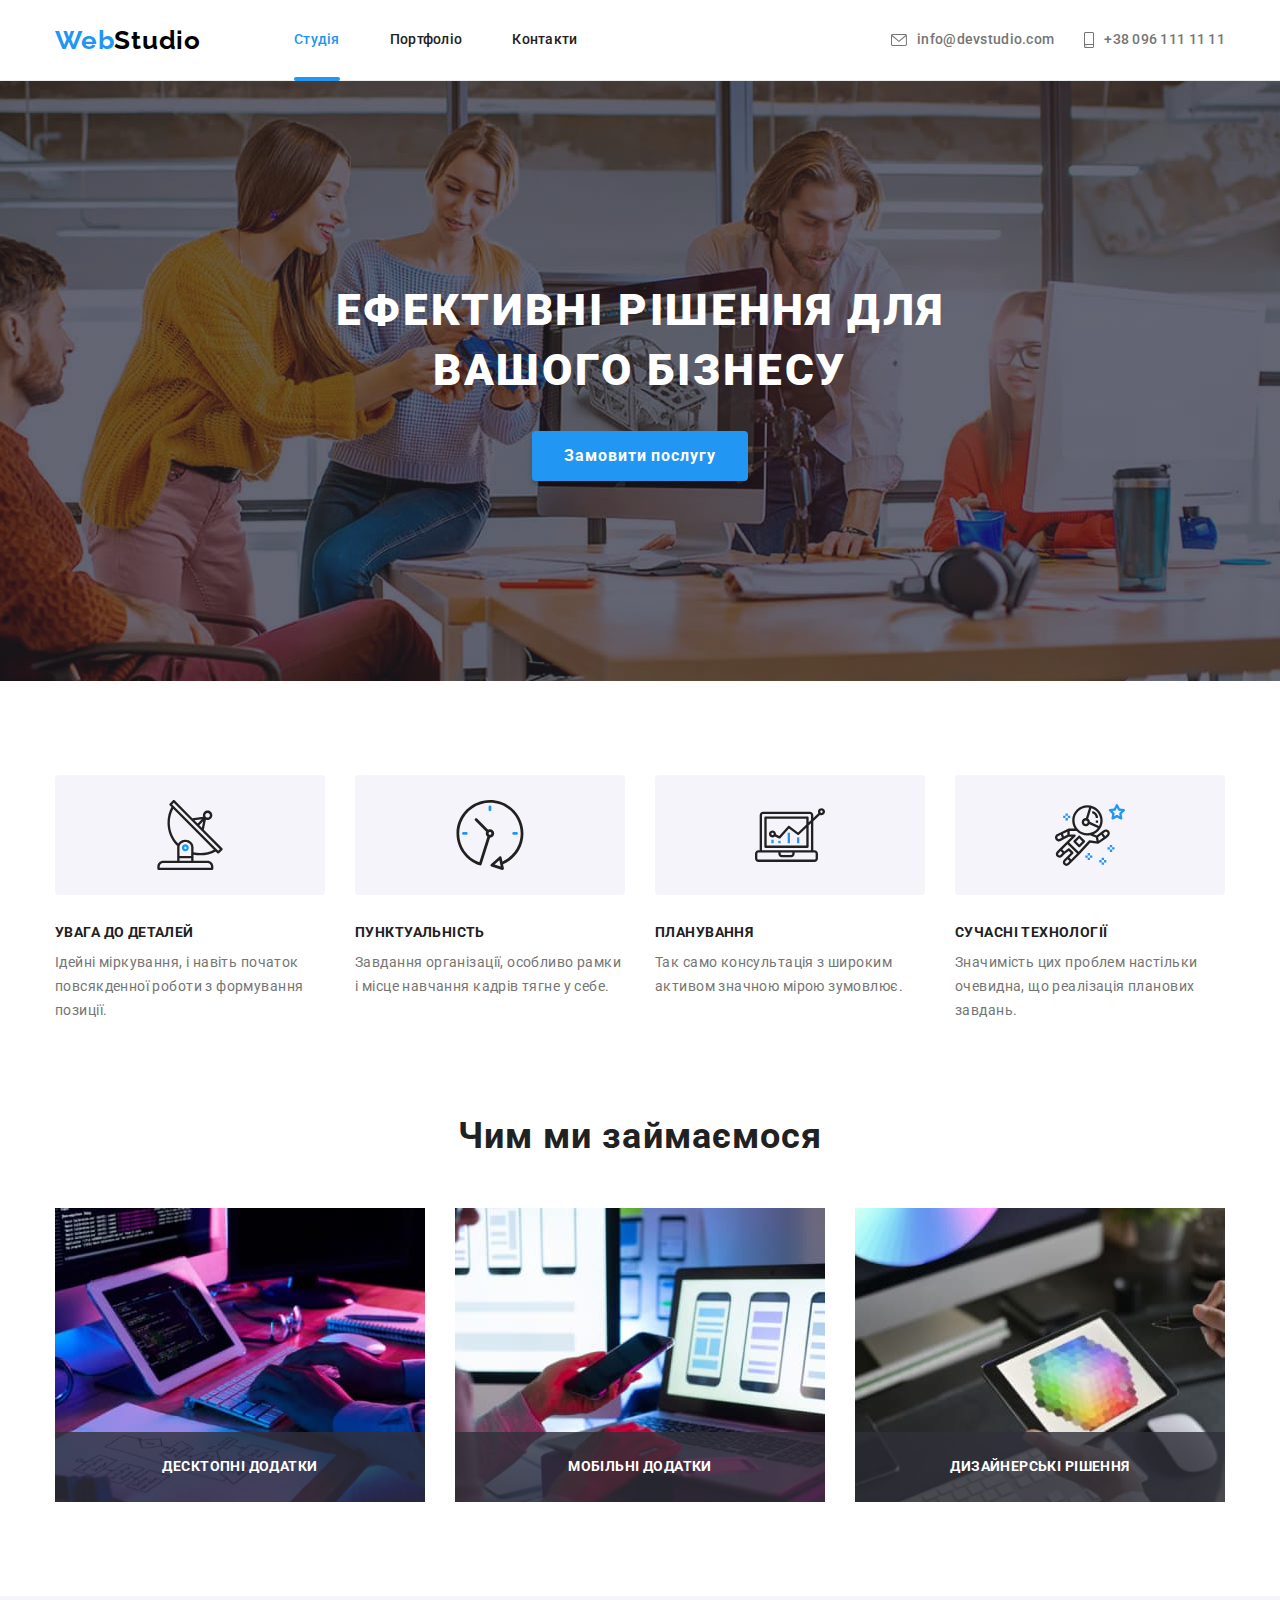
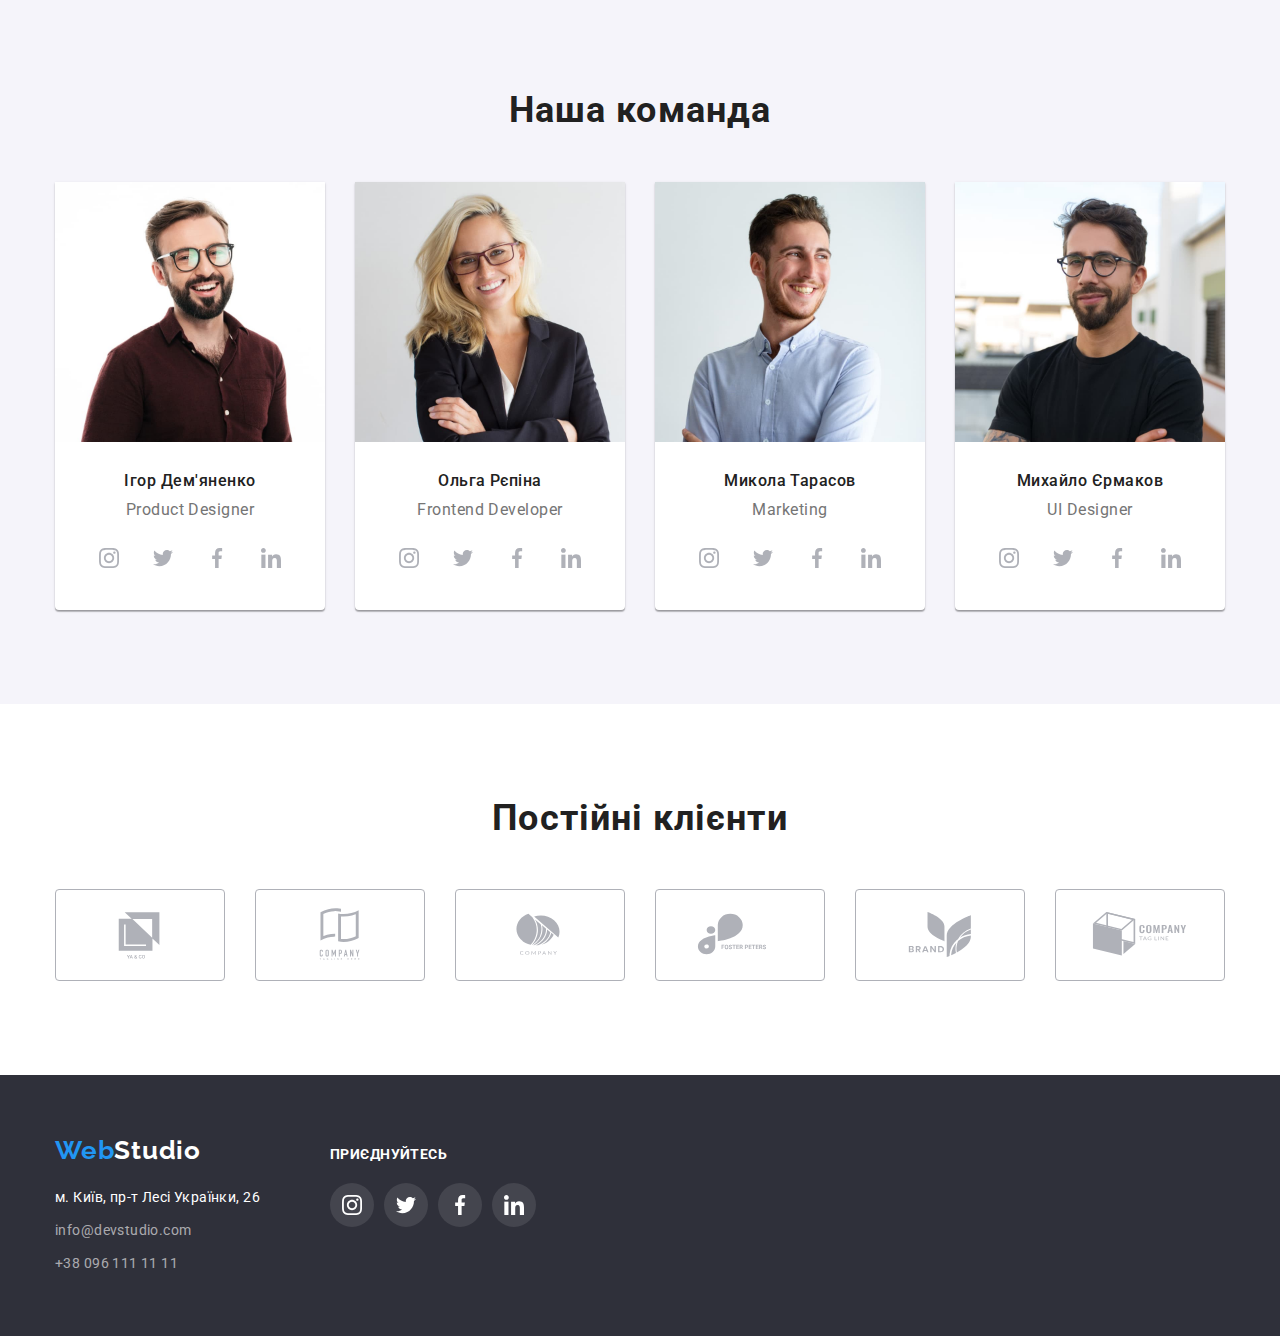
<file: index.html>
<!DOCTYPE html>
<html lang="uk">
  <head>
    <meta charset="UTF-8" />
    <meta name="viewport" content="width=device-width, initial-scale=1.0" />
    <title>WebStudio</title>
    <link rel="preconnect" href="https://fonts.googleapis.com" />
    <link rel="preconnect" href="https://fonts.gstatic.com" crossorigin />
    <link
      href="https://fonts.googleapis.com/css2?family=Raleway:wght@700&family=Roboto:wght@400;500;700;900&display=swap"
      rel="stylesheet"
    />
    <link
      rel="stylesheet"
      href="https://cdnjs.cloudflare.com/ajax/libs/modern-normalize/1.0.0/modern-normalize.min.css"
    />
    <link rel="stylesheet" href="./css/styles.css" />
  </head>
  <body>
    <!--Шапка сайту-->
    <header class="header">
      <div class="container header-container">
        <nav class="header-navigation">
          <a href="./index.html" class="header-logo link"
            ><span class="logo-blue">Web</span>Studio</a
          >

          <ul class="header-menu list">
            <li class="header-menu-item">
              <a href="./index.html" class="header-link link current">Студія</a>
            </li>
            <li class="header-menu-item">
              <a href="./portfolio.html" class="header-link link">Портфоліо</a>
            </li>
            <li class="header-menu-item">
              <a href="" class="header-link link">Контакти</a>
            </li>
          </ul>
        </nav>
        <ul class="header-container list">
          <li class="header-container-item">
            <a href="mailto:info@devstudio.com" class="email link">
              <svg class="header-icon" width="16" height="12">
                <use href="./images/icons.svg#icon-envelope"></use>
              </svg>
              info@devstudio.com</a
            >
          </li>
          <li class="header-container-item">
            <a href="tel:+380961111111" class="tel link">
              <svg class="header-icon" width="10" height="16">
                <use href="./images/icons.svg#icon-smartphone"></use>
              </svg>
              +38 096 111 11 11</a
            >
          </li>
        </ul>
      </div>
    </header>

    <main>
      <!--Герой-->
      <section class="hero section">
        <div class="container">
          <h1 class="hero-title">Ефективні рішення для вашого бізнесу</h1>
          <button type="button" class="hero-btn" data-modal-open>
            Замовити послугу
          </button>
        </div>
      </section>

      <!--Переваги-->
      <section class="section benefits-container">
        <div class="container">
          <h2 class="hidden-header">Переваги</h2>
          <ul class="benefits list">
            <li class="benefits-list">
              <div class="benefits-wrap">
                <svg class="benefits-icon" width="70" height="70">
                  <use href="./images/icons.svg#icon-antenna"></use>
                </svg>
              </div>
              <h3 class="benefits-title">Увага до деталей</h3>
              <p class="benefits-desc">
                Ідейні міркування, і навіть початок повсякденної роботи з
                формування позиції.
              </p>
            </li>

            <li class="benefits-list">
              <div class="benefits-wrap">
                <svg class="benefits-icon" width="70" height="70">
                  <use href="./images/icons.svg#icon-clock"></use>
                </svg>
              </div>
              <h3 class="benefits-title">Пунктуальність</h3>
              <p class="benefits-desc">
                Завдання організації, особливо рамки і місце навчання кадрів
                тягне у себе.
              </p>
            </li>

            <li class="benefits-list">
              <div class="benefits-wrap">
                <svg class="benefits-icon" width="70" height="70">
                  <use href="./images/icons.svg#icon-diagram"></use>
                </svg>
              </div>
              <h3 class="benefits-title">Планування</h3>
              <p class="benefits-desc">
                Так само консультація з широким активом значною мірою зумовлює.
              </p>
            </li>

            <li class="benefits-list">
              <div class="benefits-wrap">
                <svg class="benefits-icon" width="70" height="70">
                  <use href="./images/icons.svg#icon-astronaut"></use>
                </svg>
              </div>
              <h3 class="benefits-title">Сучасні технології</h3>
              <p class="benefits-desc">
                Значимість цих проблем настільки очевидна, що реалізація
                планових завдань.
              </p>
            </li>
          </ul>
        </div>
      </section>

      <!--Чим ми займаємось-->
      <section class="section">
        <div class="container">
          <h2 class="activity-title">Чим ми займаємося</h2>

          <ul class="activity-list list">
            <li class="activity-list-item">
              <div class="activity-wrap">
                <img
                  src="./images/box1.jpg"
                  alt="Людина працює за комп'ютором"
                  width="370"
                  height="294"
                />
                <p class="activity-desc">Десктопні додатки</p>
              </div>
            </li>

            <li class="activity-list-item">
              <div class="activity-wrap">
                <img
                  src="./images/box2.jpg"
                  alt="Людина з телефоном за комп'ютором"
                  width="370"
                  height="294"
                />
                <p class="activity-desc">Мобільні додатки</p>
              </div>
            </li>

            <li class="activity-list-item">
              <div class="activity-wrap">
                <img
                  src="./images/box3.jpg"
                  alt="Людина вибирає колір на колірному колі"
                  width="370"
                  height="294"
                />
                <p class="activity-desc">Дизайнерські рішення</p>
              </div>
            </li>
          </ul>
        </div>
      </section>

      <!--Наша команда-->
      <section class="section team">
        <div class="container">
          <h2 class="team-title">Наша команда</h2>
          <ul class="team-list list">
            <li class="team-list-item">
              <img
                src="./images/team1.jpg"
                alt="Фото Ігора Дем'яненко"
                width="270"
                height="260"
              />
              <div class="team-desc">
                <h3 class="team-name">Ігор Дем'яненко</h3>
                <p class="team-job-title" lang="en">Product Designer</p>
                <ul class="team-soc-list list">
                  <li class="team-soc-item">
                    <a href="" class="team-soc-link link">
                      <svg class="team-soc-icon" width="20" height="20">
                        <use href="./images/icons.svg#icon-instagram"></use>
                      </svg>
                    </a>
                  </li>
                  <li class="team-soc-item">
                    <a href="" class="team-soc-link link">
                      <svg class="team-soc-icon" width="20" height="20">
                        <use href="./images/icons.svg#icon-twitter"></use>
                      </svg>
                    </a>
                  </li>
                  <li class="team-soc-item">
                    <a href="" class="team-soc-link link">
                      <svg class="team-soc-icon" width="20" height="20">
                        <use href="./images/icons.svg#icon-facebook"></use>
                      </svg>
                    </a>
                  </li>
                  <li class="team-soc-item">
                    <a href="" class="team-soc-link link">
                      <svg class="team-soc-icon" width="20" height="20">
                        <use href="./images/icons.svg#icon-linkedin"></use>
                      </svg>
                    </a>
                  </li>
                </ul>
              </div>
            </li>

            <li class="team-list-item">
              <img
                src="./images/team2.jpg"
                alt="Фото Ольги Рєпіной"
                width="270"
                height="260"
              />
              <div class="team-desc">
                <h3 class="team-name">Ольга Рєпіна</h3>
                <p class="team-job-title" lang="en">Frontend Developer</p>
                <ul class="team-soc-list list">
                  <li class="team-soc-item">
                    <a href="" class="team-soc-link link">
                      <svg class="team-soc-icon" width="20" height="20">
                        <use href="./images/icons.svg#icon-instagram"></use>
                      </svg>
                    </a>
                  </li>
                  <li class="team-soc-item">
                    <a href="" class="team-soc-link link">
                      <svg class="team-soc-icon" width="20" height="20">
                        <use href="./images/icons.svg#icon-twitter"></use>
                      </svg>
                    </a>
                  </li>
                  <li class="team-soc-item">
                    <a href="" class="team-soc-link link">
                      <svg class="team-soc-icon" width="20" height="20">
                        <use href="./images/icons.svg#icon-facebook"></use>
                      </svg>
                    </a>
                  </li>
                  <li class="team-soc-item">
                    <a href="" class="team-soc-link link">
                      <svg class="team-soc-icon" width="20" height="20">
                        <use href="./images/icons.svg#icon-linkedin"></use>
                      </svg>
                    </a>
                  </li>
                </ul>
              </div>
            </li>

            <li class="team-list-item">
              <img
                src="./images/team3.jpg"
                alt="Фото Миколи Тарасова"
                width="270"
                height="260"
              />
              <div class="team-desc">
                <h3 class="team-name">Микола Тарасов</h3>
                <p class="team-job-title" lang="en">Marketing</p>
                <ul class="team-soc-list list">
                  <li class="team-soc-item">
                    <a href="" class="team-soc-link link">
                      <svg class="team-soc-icon" width="20" height="20">
                        <use href="./images/icons.svg#icon-instagram"></use>
                      </svg>
                    </a>
                  </li>
                  <li class="team-soc-item">
                    <a href="" class="team-soc-link link">
                      <svg class="team-soc-icon" width="20" height="20">
                        <use href="./images/icons.svg#icon-twitter"></use>
                      </svg>
                    </a>
                  </li>
                  <li class="team-soc-item">
                    <a href="" class="team-soc-link link">
                      <svg class="team-soc-icon" width="20" height="20">
                        <use href="./images/icons.svg#icon-facebook"></use>
                      </svg>
                    </a>
                  </li>
                  <li class="team-soc-item">
                    <a href="" class="team-soc-link link">
                      <svg class="team-soc-icon" width="20" height="20">
                        <use href="./images/icons.svg#icon-linkedin"></use>
                      </svg>
                    </a>
                  </li>
                </ul>
              </div>
            </li>

            <li class="team-list-item">
              <img
                src="./images/team4.jpg"
                alt="Фото Михайла Єрмакова"
                width="270"
                height="260"
              />
              <div class="team-desc">
                <h3 class="team-name">Михайло Єрмаков</h3>
                <p class="team-job-title" lang="en">UI Designer</p>
                <ul class="team-soc-list list">
                  <li class="team-soc-item">
                    <a href="" class="team-soc-link link">
                      <svg class="team-soc-icon" width="20" height="20">
                        <use href="./images/icons.svg#icon-instagram"></use>
                      </svg>
                    </a>
                  </li>
                  <li class="team-soc-item">
                    <a href="" class="team-soc-link link">
                      <svg class="team-soc-icon" width="20" height="20">
                        <use href="./images/icons.svg#icon-twitter"></use>
                      </svg>
                    </a>
                  </li>
                  <li class="team-soc-item">
                    <a href="" class="team-soc-link link">
                      <svg class="team-soc-icon" width="20" height="20">
                        <use href="./images/icons.svg#icon-facebook"></use>
                      </svg>
                    </a>
                  </li>
                  <li class="team-soc-item">
                    <a href="" class="team-soc-link link">
                      <svg class="team-soc-icon" width="20" height="20">
                        <use href="./images/icons.svg#icon-linkedin"></use>
                      </svg>
                    </a>
                  </li>
                </ul>
              </div>
            </li>
          </ul>
        </div>
      </section>
      <!--Постійні клієнти-->
      <section class="clients">
        <div class="container">
          <h2 class="clients-title">Постійні клієнти</h2>
          <ul class="clients-list list">
            <li class="clients-item">
              <a href="" class="clients-link link">
                <svg class="clients-icon" width="106" height="60">
                  <use href="./images/icons.svg#icon-Logo1"></use>
                </svg>
              </a>
            </li>
            <li class="clients-item">
              <a href="" class="clients-link link">
                <svg class="clients-icon" width="106" height="60">
                  <use href="./images/icons.svg#icon-Logo2"></use>
                </svg>
              </a>
            </li>
            <li class="clients-item">
              <a href="" class="clients-link link">
                <svg class="clients-icon" width="106" height="60">
                  <use href="./images/icons.svg#icon-Logo3"></use>
                </svg>
              </a>
            </li>
            <li class="clients-item">
              <a href="" class="clients-link link">
                <svg class="clients-icon" width="106" height="60">
                  <use href="./images/icons.svg#icon-Logo4"></use>
                </svg>
              </a>
            </li>
            <li class="clients-item">
              <a href="" class="clients-link link">
                <svg class="clients-icon" width="106" height="60">
                  <use href="./images/icons.svg#icon-Logo5"></use>
                </svg>
              </a>
            </li>
            <li class="clients-item">
              <a href="" class="clients-link link">
                <svg class="clients-icon" width="106" height="60">
                  <use href="./images/icons.svg#icon-Logo6"></use>
                </svg>
              </a>
            </li>
          </ul>
        </div>
      </section>
    </main>

    <!--Футер-->
    <footer class="footer">
      <div class="container footer-box">
        <div class="address-wrap">
          <a href="./index.html" class="footer-logo link"
            ><span class="logo-blue">Web</span>Studio</a
          >
          <address class="address">
            <ul class="footer-list list">
              <li class="footer-list-item">
                <a
                  href="https://goo.gl/maps/aMhtWL836HwHcXeD8"
                  target="_blank"
                  class="address-footer link"
                  rel="noopener noreferrel nofollow"
                  >м. Київ, пр-т Лесі Українки, 26</a
                >
              </li>
              <li class="footer-list-item">
                <a href="mailto:info@devstudio.com" class="footer-email link"
                  >info@devstudio.com</a
                >
              </li>
              <li class="footer-list-item">
                <a href="tel:+380961111111" class="footer-tel link"
                  >+38 096 111 11 11</a
                >
              </li>
            </ul>
          </address>
        </div>
        <div class="soc-wrap">
          <p class="share-header">приєднуйтесь</p>
          <ul class="footer-soc-list list">
            <li class="footer-soc-item">
              <a href="" class="footer-soc-link link">
                <svg class="footer-soc-icon" width="20" height="20">
                  <use href="./images/icons.svg#icon-instagram"></use>
                </svg>
              </a>
            </li>
            <li class="footer-soc-item">
              <a href="" class="footer-soc-link link">
                <svg class="footer-soc-icon" width="20" height="20">
                  <use href="./images/icons.svg#icon-twitter"></use>
                </svg>
              </a>
            </li>
            <li class="footer-soc-item">
              <a href="" class="footer-soc-link link">
                <svg class="footer-soc-icon" width="20" height="20">
                  <use href="./images/icons.svg#icon-facebook"></use>
                </svg>
              </a>
            </li>
            <li class="footer-soc-item">
              <a href="" class="footer-soc-link link">
                <svg class="footer-soc-icon" width="20" height="20">
                  <use href="./images/icons.svg#icon-linkedin"></use>
                </svg>
              </a>
            </li>
          </ul>
        </div>
      </div>
    </footer>
    <!--Модальне вікно-->
    <div class="backdrop is-hidden" data-modal>
      <div class="modal">
        <button type="button" class="modal-close" data-modal-close>
          <svg class="modal-icon" width="11" height="11">
            <use href="./images/icons.svg#icon-close-modal"></use>
          </svg>
        </button>
      </div>
    </div>
    <script src="./js/modal.js"></script>
  </body>
</html>
</file>
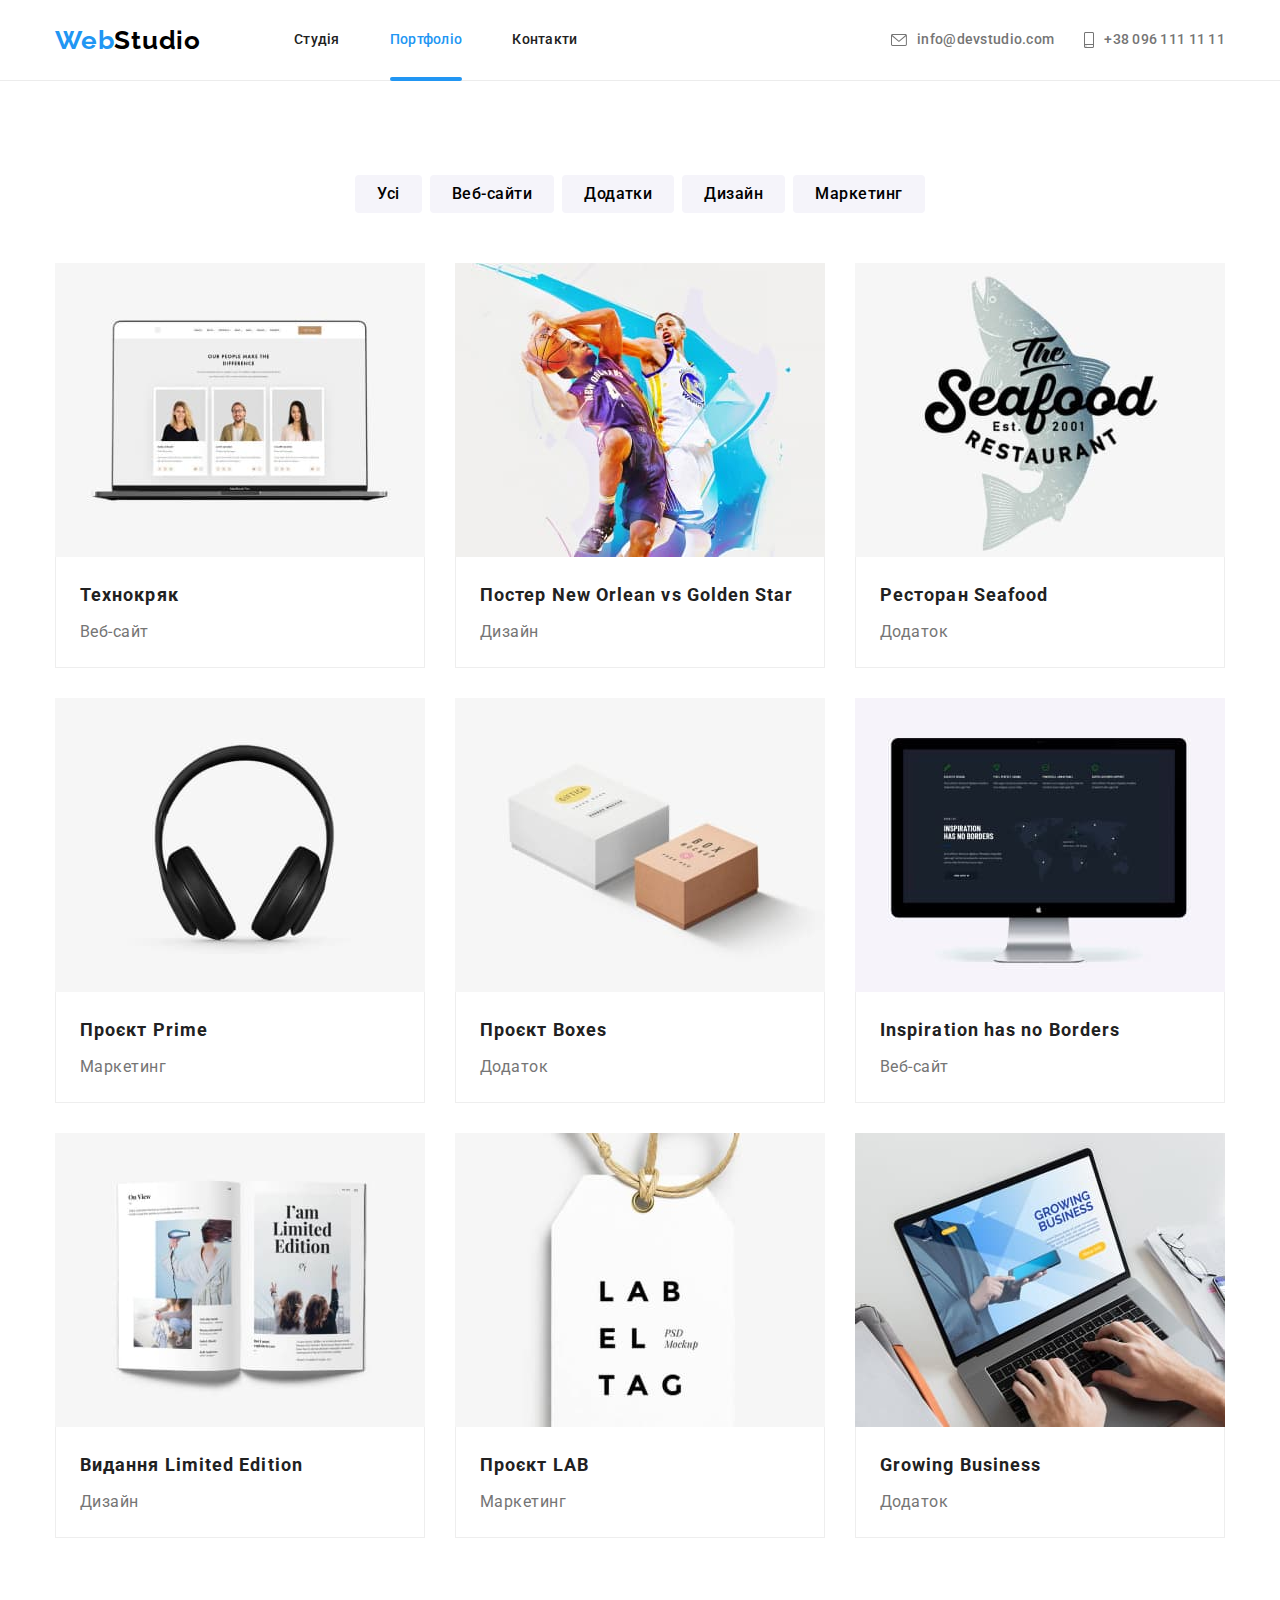
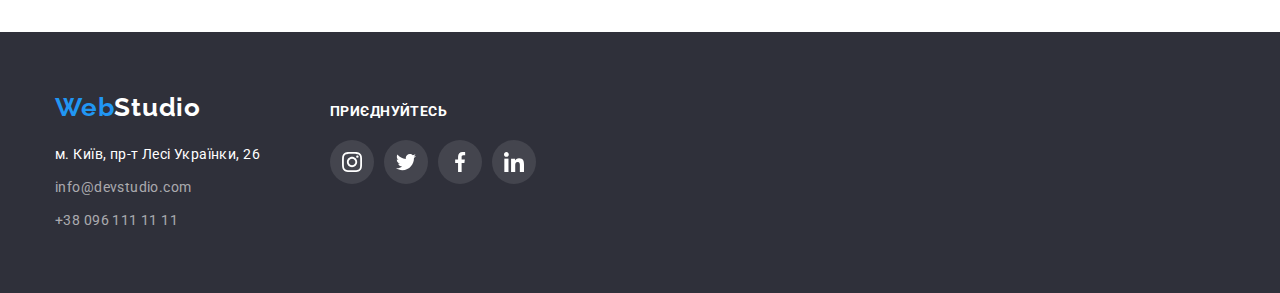
<file: portfolio.html>
<!DOCTYPE html>
<html lang="uk">
  <head>
    <meta charset="UTF-8" />
    <meta name="viewport" content="width=device-width, initial-scale=1.0" />
    <title>WebStudio</title>
    <link rel="preconnect" href="https://fonts.googleapis.com" />
    <link rel="preconnect" href="https://fonts.gstatic.com" crossorigin />
    <link
      href="https://fonts.googleapis.com/css2?family=Raleway:wght@700&family=Roboto:wght@400;500;700;900&display=swap"
      rel="stylesheet"
    />
    <link
      rel="stylesheet"
      href="https://cdnjs.cloudflare.com/ajax/libs/modern-normalize/1.0.0/modern-normalize.min.css"
    />
    <link rel="stylesheet" href="./css/styles.css" />
  </head>
  <body>
    <!--Шапка сайту-->
    <header class="header">
      <div class="container header-container">
        <nav class="header-navigation">
          <a href="./index.html" class="header-logo link"
            ><span class="logo-blue">Web</span>Studio</a
          >

          <ul class="header-menu list">
            <li class="header-menu-item">
              <a href="./index.html" class="header-link link">Студія</a>
            </li>
            <li class="header-menu-item">
              <a href="./portfolio.html" class="header-link link current"
                >Портфоліо</a
              >
            </li>
            <li class="header-menu-item">
              <a href="" class="header-link link">Контакти</a>
            </li>
          </ul>
        </nav>
        <ul class="header-container list">
          <li class="header-container-item">
            <a href="mailto:info@devstudio.com" class="email link">
              <svg class="header-icon" width="16" height="12">
                <use href="./images/icons.svg#icon-envelope"></use>
              </svg>
              info@devstudio.com</a
            >
          </li>
          <li class="header-container-item">
            <a href="tel:+380961111111" class="tel link">
              <svg class="header-icon" width="10" height="16">
                <use href="./images/icons.svg#icon-smartphone"></use>
              </svg>
              +38 096 111 11 11</a
            >
          </li>
        </ul>
      </div>
    </header>

    <main>
      <!--Фільтер-->
      <section class="section">
        <div class="container project-container">
          <h1 class="hidden-header">Our projects</h1>
          <ul class="filter list">
            <li class="filter-item">
              <button type="button" class="filter-btn">Усі</button>
            </li>
            <li class="filter-item">
              <button type="button" class="filter-btn">Веб-сайти</button>
            </li>
            <li class="filter-item">
              <button type="button" class="filter-btn">Додатки</button>
            </li>
            <li class="filter-item">
              <button type="button" class="filter-btn">Дизайн</button>
            </li>
            <li class="filter-item">
              <button type="button" class="filter-btn">Маркетинг</button>
            </li>
          </ul>
          <!--Наші проєкти-->
          <ul class="project-list list">
            <li class="project-list-item">
              <a href="" class="project-link link">
                <div class="project-desc-wrap">
                  <img
                    src="./images/product1.jpg"
                    alt="Фото ноутбуку"
                    width="370"
                    height="294"
                  />
                  <p class="project-desc">
                    Ресурс пропонує комплексні пропозиції з різним рівнем
                    функціоналу та сервісів. Все це дозволить відвідувачу
                    отримати вичерпні відомості про компанію чи приватну особу.
                  </p>
                </div>
                <div class="card-bottom">
                  <h3 class="project-name">Технокряк</h3>
                  <p class="project-type">Веб-сайт</p>
                </div>
              </a>
            </li>
            <li class="project-list-item">
              <a href="" class="project-link link">
                <div class="project-desc-wrap">
                  <img
                    src="./images/product2.jpg"
                    alt="Постер з баскетболістами"
                    width="370"
                    height="294"
                  />
                  <p class="project-desc">
                      Ресурс пропонує комплексні пропозиції з різним рівнем
                      функціоналу та сервісів. Все це дозволить відвідувачу
                      отримати вичерпні відомості про компанію чи приватну особу.
                  </p>
                </div>
                <div class="card-bottom">
                  <h3 class="project-name">Постер New Orlean vs Golden Star</h3>
                  <p class="project-type">Дизайн</p>
                </div>
              </a>
            </li>
            <li class="project-list-item">
              <a href="" class="project-link link">
                <div class="project-desc-wrap">
                  <img
                    src="./images/product3.jpg"
                    alt="Логотип ресторану"
                    width="370"
                    height="294"
                  />
                  <p class="project-desc">
                      Ресурс пропонує комплексні пропозиції з різним рівнем
                      функціоналу та сервісів. Все це дозволить відвідувачу
                      отримати вичерпні відомості про компанію чи приватну особу.
                  </p>
                </div>
                <div class="card-bottom">
                  <h3 class="project-name">Ресторан Seafood</h3>
                  <p class="project-type">Додаток</p>
                </div>
              </a>
            </li>
            <li class="project-list-item">
              <a href="" class="project-link link">
                <div class="project-desc-wrap">
                  <img
                    src="./images/product4.jpg"
                    alt="Навушники"
                    width="370"
                    height="294"
                  />
                  <p class="project-desc">
                      Ресурс пропонує комплексні пропозиції з різним рівнем
                      функціоналу та сервісів. Все це дозволить відвідувачу
                      отримати вичерпні відомості про компанію чи приватну особу.
                  </p>
                </div>
                <div class="card-bottom">
                  <h3 class="project-name">Проєкт Prime</h3>
                  <p class="project-type">Маркетинг</p>
                </div>
              </a>
            </li>
            <li class="project-list-item">
              <a href="" class="project-link link">
                <div class="project-desc-wrap">
                  <img
                    src="./images/product5.jpg"
                    alt="Фото двох коробок"
                    width="370"
                    height="294"
                  />
                  <p class="project-desc">
                      Ресурс пропонує комплексні пропозиції з різним рівнем
                      функціоналу та сервісів. Все це дозволить відвідувачу
                      отримати вичерпні відомості про компанію чи приватну особу.
                  </p>
                </div>
                <div class="card-bottom">
                  <h3 class="project-name">Проєкт Boxes</h3>
                  <p class="project-type">Додаток</p>
                </div>
              </a>
            </li>
            <li class="project-list-item">
              <a href="" class="project-link link">
                <div class="project-desc-wrap">
                  <img
                    src="./images/product6.jpg"
                    alt="Фото монітору компьютера"
                    width="370"
                    height="294"
                  />
                  <p class="project-desc">
                      Ресурс пропонує комплексні пропозиції з різним рівнем
                      функціоналу та сервісів. Все це дозволить відвідувачу
                      отримати вичерпні відомості про компанію чи приватну особу.
                  </p>
                </div>
                <div class="card-bottom">
                  <h3 class="project-name">Inspiration has no Borders</h3>
                  <p class="project-type">Веб-сайт</p>
                </div>
              </a>
            </li>
            <li class="project-list-item">
              <a href="" class="project-link link">
                <div class="project-desc-wrap">
                  <img
                    src="./images/product7.jpg"
                    alt="Фотографія книжки"
                    width="370"
                    height="294"
                  />
                  <p class="project-desc">
                      Ресурс пропонує комплексні пропозиції з різним рівнем
                      функціоналу та сервісів. Все це дозволить відвідувачу
                      отримати вичерпні відомості про компанію чи приватну особу.
                  </p>
                </div>
                <div class="card-bottom">
                  <h3 class="project-name">Видання Limited Edition</h3>
                  <p class="project-type">Дизайн</p>
                </div>
              </a>
            </li>
            <li class="project-list-item">
              <a href="" class="project-link link">
                <div class="project-desc-wrap">
                  <img
                    src="./images/product8.jpg"
                    alt="Фото ярлику"
                    width="370"
                    height="294"
                  />
                  <p class="project-desc">
                      Ресурс пропонує комплексні пропозиції з різним рівнем
                      функціоналу та сервісів. Все це дозволить відвідувачу
                      отримати вичерпні відомості про компанію чи приватну особу.
                  </p>
                </div>
                <div class="card-bottom">
                  <h3 class="project-name">Проєкт LAB</h3>
                  <p class="project-type">Маркетинг</p>
                </div>
              </a>
            </li>
            <li class="project-list-item">
              <a href="" class="project-link link">
                <div class="project-desc-wrap">
                  <img
                    src="./images/product9.jpg"
                    alt="Людина працює за ноутбуком"
                    width="370"
                    height="294"
                  />
                  <p class="project-desc">
                      Ресурс пропонує комплексні пропозиції з різним рівнем
                      функціоналу та сервісів. Все це дозволить відвідувачу
                      отримати вичерпні відомості про компанію чи приватну особу.
                  </p>
                </div>
                <div class="card-bottom">
                  <h3 class="project-name">Growing Business</h3>
                  <p class="project-type">Додаток</p>
                </div>
              </a>
            </li>
          </ul>
        </div>
      </section>
    </main>

    <!--Футер-->
    <footer class="footer">
      <div class="container footer-box">
        <div class="address-wrap">
          <a href="./index.html" class="footer-logo link"
            ><span class="logo-blue">Web</span>Studio</a
          >
          <address class="address">
            <ul class="footer-list list">
              <li class="footer-list-item">
                <a
                  href="https://goo.gl/maps/aMhtWL836HwHcXeD8"
                  target="_blank"
                  class="address-footer link"
                  rel="noopener noreferrel nofollow"
                  >м. Київ, пр-т Лесі Українки, 26</a
                >
              </li>
              <li class="footer-list-item">
                <a href="mailto:info@devstudio.com" class="footer-email link"
                  >info@devstudio.com</a
                >
              </li>
              <li class="footer-list-item">
                <a href="tel:+380961111111" class="footer-tel link"
                  >+38 096 111 11 11</a
                >
              </li>
            </ul>
          </address>
        </div>
        <div class="soc-wrap">
          <p class="share-header">приєднуйтесь</p>
          <ul class="footer-soc-list list">
            <li class="footer-soc-item">
              <a href="" class="footer-soc-link link">
                <svg class="footer-soc-icon" width="20" height="20">
                  <use href="./images/icons.svg#icon-instagram"></use>
                </svg>
              </a>
            </li>
            <li class="footer-soc-item">
              <a href="" class="footer-soc-link link">
                <svg class="footer-soc-icon" width="20" height="20">
                  <use href="./images/icons.svg#icon-twitter"></use>
                </svg>
              </a>
            </li>
            <li class="footer-soc-item">
              <a href="" class="footer-soc-link link">
                <svg class="footer-soc-icon" width="20" height="20">
                  <use href="./images/icons.svg#icon-facebook"></use>
                </svg>
              </a>
            </li>
            <li class="footer-soc-item">
              <a href="" class="footer-soc-link link">
                <svg class="footer-soc-icon" width="20" height="20">
                  <use href="./images/icons.svg#icon-linkedin"></use>
                </svg>
              </a>
            </li>
          </ul>
        </div>
      </div>
    </footer>
  </body>
</html>
</file>
<file: css/styles.css>
/*Global styles*/
:root {
    --primary-text-color: #212121;
    --secondary-text-color: #757575;
    --accent-color: #2196F3;
    --primary-background-color: #ffffff;
    --secondary-background-color: #2F303A;
    --transition: 250ms cubic-bezier(0.4, 0, 0.2, 1);
    
}
h1,
h2,
h3,
h4,
h5,
h6,
p {
    margin: 0;
}
ul {
    margin: 0;
    padding-left: 0;
}
img {
    display: block;
}
address {
    font-style: normal;
}
body {
    font-family: 'Roboto', sans-serif;
    color: var(--primary-text-color);
    background-color: var(--primary-background-color);
}
.list {
    list-style: none;
}
.link {
    text-decoration: none;
    display: block;
}
.container {
    width: 1200px;
    padding: 0 15px;
    margin: 0 auto;
}
.section {
    padding-top: 94px;
    padding-bottom: 94px;
}

/*---------------Шапка сайту---------------*/
.header-logo {
    font-family: 'Raleway', sans-serif;
    color: #000000;
    font-weight: 700;
    font-size: 26px;
    line-height: 1.19;
    letter-spacing: 0.03em;
    margin-right: 93px;
}
.logo-blue {
    color: var(--accent-color);

}
.header {
    border-bottom: 1px solid #ECECEC;
}
.header-navigation {
    display: flex;
    align-items: center;
    margin-right: auto;
}
.header-menu {
    display: flex;
    gap: 50px;
}
.header-container {
    display: flex;
    align-items: center;
    justify-content: center;
}
.header-link {
    display: block;
    padding: 32px 0;
    font-weight: 500;
    font-size: 14px;
    line-height: 1.14;
    letter-spacing: 0.02em;
    color: inherit;
    transition: color var(--transition);
    position: relative;

}
.current::after {
    content: '';
    position: absolute;
    background: #2196F3;
    border-radius: 2px;
    height: 4px;
    width: 100%;
    bottom: -1px;
    left: 0;
}
.header-link:hover,
.header-link:focus {
    color: var(--accent-color);
}
.header-link.current {
    color: var(--accent-color);
}
.tel,
.email {
    font-size: 14px;
    font-weight: 500;
    line-height: 1.14;
    letter-spacing: 0.02em;
    color: var(--secondary-text-color);
    display: flex;
    align-items: center;
    gap: 10px;
    transition: color var(--transition);
}
.tel:hover,
.tel:focus,
.email:hover,
.email:focus {
    color: var(--accent-color);
}
.tel {
    margin-left: 30px;;
}
.header-icon {
    fill: var(--secondary-text-color);
    transition: fill var(--transition);
}
.email:hover .header-icon,
.email:focus .header-icon,
.tel:hover .header-icon,
.tel:focus .header-icon {
    fill: var(--accent-color)
}

/*---------------Герой---------------*/
.hero {
    background-color: var(--secondary-background-color);
    background-image: linear-gradient(
        rgba(47, 48, 58, 0.4),
        rgba(47, 48, 58, 0.4)
        ),
         url(../images/backgroundimg.jpg);
    background-repeat: no-repeat;
    background-position: center;
    background-size: cover;
    max-width: 1600px;
    margin: 0 auto;
    padding-top: 200px;
    padding-bottom: 200px;
}
.hero-title {
    font-weight: 900;
    font-size: 44px;
    line-height: 1.36;
    max-width: 696px;
    text-align: center;
    letter-spacing: 0.06em;
    text-transform: uppercase;
    color: #ffffff;
    margin: auto;
    margin-bottom: 30px;
}
.hero-btn {
    font-weight: 700;
    font-size: 16px;
    line-height: 1.88;
    display: block;
    align-items: center;
    text-align: center;
    letter-spacing: 0.06em;
    color: #ffffff;
    background-color: var(--accent-color);
    box-shadow: 0px 4px 4px rgba(0, 0, 0, 0.15);
    border-radius: 4px;
    border-style: none;
    cursor: pointer;
    padding: 10px 32px;
    margin: auto;
}

/*---------------Переваги---------------*/
.benefits-title {
    font-size: 14px;
    line-height: 1.14;
    letter-spacing: 0.03em;
    text-transform: uppercase;
    margin-bottom: 10px;
}
.benefits-desc {
    font-size: 14px;
    line-height: 1.71;
    letter-spacing: 0.03em;
    color: var(--secondary-text-color)
}
.benefits {
    display: flex;
    gap: 30px;
}
.benefits-list {
    width: calc((100% - 90px)/4);
}
.benefits-container {
    padding-bottom: 0;
}
.benefits-wrap {
    height: 120px;
    background-color: #F5F4FA;
    border-radius: 4px;
    margin-bottom: 30px;
    display: flex;
    align-items: center;
    justify-content: center;
}

/*---------------Чим ми займаємось---------------*/
.activity-title,
.team-title,
.clients-title {
    font-size: 36px;
    line-height: 1.16;
    text-align: center;
    letter-spacing: 0.03em;
    margin-bottom: 50px;
}
.activity-list {
    display: flex;
    gap: 30px;
}
.activity-wrap {
    position: relative;
}
.activity-desc {
    position: absolute;
    bottom: 0;
    width: 100%;
    font-weight: 700;
    font-size: 14px;
    line-height: 1.14;
    text-align: center;
    letter-spacing: 0.03em;
    text-transform: uppercase;
    color: #FFFFFF;
    background: rgba(47, 48, 58, 0.8);
    padding-top: 27px;
    padding-bottom: 27px;
    transform: translateY(0%);
    overflow: auto;
}

/*---------------Наша команда---------------*/
.team {
    background-color: #F5F4FA;
}
.team-name,
.team-job-title {
    font-size: 16px;
    line-height: 1.18;
    letter-spacing: 0.03em;
    text-align: center;
}
.team-name {
    font-weight: 500;
    margin-bottom: 10px;
}
.team-desc {
    padding-top: 30px;
    padding-bottom: 30px;
}
.team-job-title {
    color: var(--secondary-text-color);
    margin-bottom: 16px;
}
.team-list {
    display: flex;
    gap: 30px;  
}
.team-list-item {
    box-shadow: 0px 1px 3px rgba(0, 0, 0, 0.12), 0px 1px 1px rgba(0, 0, 0, 0.14), 0px 2px 1px rgba(0, 0, 0, 0.2);
    border-radius: 0px 0px 4px 4px;
    background-color: var(--primary-background-color);
}
.team-soc-list {
    display: flex;
    gap: 10px;
    align-items: center;
    padding-left: 32px;
    padding-right: 32px;
}
.team-soc-item {
    width: 44px;
    height: 44px;
}
.team-soc-link {
    width: 100%;
    height: 100%;
    border-radius: 50%;
    background-color: transparent;
    display: flex;
    align-items: center;
    justify-content: center;
    transition: background-color var(--transition);
}
.team-soc-icon {
    fill: #AFB1B8;
    transition: fill var(--transition);
}
.team-soc-link:hover,
.team-soc-link:focus {
    background-color: var(--accent-color);
}
.team-soc-link:hover .team-soc-icon,
.team-soc-link:focus .team-soc-icon {
    fill:#FFFFFF;
}

/*---------------Постійні клієнти---------------*/
.clients {
    padding-top: 94px;
    padding-bottom: 94px;
}
.clients-list {
    display: flex;
    gap: 30px;
}
.clients-item {
    width: 170px;
    height: 92px;
}
.clients-link {
    width: 100%;
    height: 100%;
    border: 1px solid #AFB1B8;
    border-radius: 4px;
    background-color: transparent;
    display: flex;
    align-items: center;
    justify-content: center;
    transition: border-color var(--transition);
}
.clients-icon {
    fill: #AFB1B8;
    transition: fill var(--transition);
}
.clients-link:hover .clients-icon,
.clients-link:focus .clients-icon {
    fill: var(--accent-color);
}
.clients-link:hover,
.clients-link:focus {
    border-color: var(--accent-color)
}

/*---------------Футер---------------*/
.footer {
    font-style: normal;
    background-color: var(--secondary-background-color);
    padding-top: 60px;
    padding-bottom: 60px;
}
.footer-logo {
    font-family: 'Raleway', sans-serif;
    color: #FFFFFF;
    font-weight: 700;
    font-size: 26px;
    line-height: 1.19;
    letter-spacing: 0.03em;
    margin-bottom: 20px;
    display: block;
}
.address-footer,
.footer-email,
.footer-tel {
    font-size: 14px;
    font-weight: 400px;
    line-height: 1.71;
    letter-spacing: 0.03em;
    color: rgba(255, 255, 255, 0.6);
}
.footer-email,
.footer-tel {
    transition: color var(--transition);
}
.address-footer {
    color: #FFFFFF;
}
.footer-email:hover,
.footer-email:focus {
    color: var(--accent-color);
}
.footer-tel:hover,
.footer-tel:focus {
    color: var(--accent-color);
}
.footer-list-item:not(:last-child) {
    margin-bottom: 9px;
}
.share-header {
    font-weight: 700;
    font-size: 14px;
    line-height: 1.14;
    letter-spacing: 0.03em;
    text-transform: uppercase;
    color: #FFFFFF;
    margin-bottom: 20px;
}
.footer-box {
    display: flex;
    gap: 70px;
    align-items: baseline;
}
.footer-soc-list {
    display: flex;
    gap: 10px;
}
.footer-soc-item {
    width: 44px;
    height: 44px;
}
.footer-soc-link {
    width: 100%;
    height: 100%;
    border-radius: 50%;
    background-color: rgba(255, 255, 255, 0.1);;
    display: flex;
    align-items: center;
    justify-content: center;
    transition: background-color var(--transition);
}
.footer-soc-icon {
   fill: #FFFFFF;
}
.footer-soc-link:hover,
.footer-soc-link:focus {
    background-color: var(--accent-color);
}

/*---------------Фільтер---------------*/
.hidden-header {
    position: absolute;
    width: 1px;
    height: 1px;
    margin: -1px;
    border: 0;
    padding: 0;
    
    white-space: nowrap;
    clip-path: inset(100%);
    clip: rect(0 0 0 0);
    overflow: hidden;
}
.filter {
    display: flex;
    justify-content: center;
    gap: 8px;
    margin-bottom: 50px;
}
.filter-btn {
    font-family: 'Roboto', sans-serif;
    font-weight: 500;
    font-size: 16px;
    line-height: 1.62;
    text-align: center;
    letter-spacing: 0.03em;
    background: #F5F4FA;
    border-radius: 4px;
    border-style: none;
    cursor: pointer;
    padding: 6px 22px;
    transition: box-shadow var(--transition), background-color var(--transition), color var(--transition);
}
.filter-btn:hover,
.filter-btn:focus {
    background-color: var(--accent-color);
    box-shadow: 0px 3px 1px rgba(0, 0, 0, 0.1), 0px 1px 2px rgba(0, 0, 0, 0.08), 0px 2px 2px rgba(0, 0, 0, 0.12);
    border-radius: 4px;
    font-weight: 500;
    font-size: 16px;
    line-height: 1.62;
    text-align: center;
    letter-spacing: 0.03em;
    color: #FFFFFF;
}
/*---------------Наші проєкти---------------*/
.project-list {
    display: flex;
    flex-wrap: wrap;
    gap: 30px;
}

.project-list-item {
    background-color: var(--primary-background-color);
    transition: box-shadow var(--transition);
}

.project-list-item:hover {
    box-shadow: 0px 1px 1px rgba(0, 0, 0, 0.12),
     0px 4px 4px rgba(0, 0, 0, 0.06),
     1px 4px 6px rgba(0, 0, 0, 0.16);
     cursor: pointer;
}
.project-list-item:hover .project-desc {
    transform: translateY(0%);
}
.project-desc-wrap {
    position: relative;
    overflow: hidden;
}
.project-desc {
    position: absolute;
    top: 0;
    font-weight: 400;
    font-size: 18px;
    line-height: 1.56;
    letter-spacing: 0.03em;
    color: #FFFFFF;
    background: rgba(33, 150, 243, 0.9);
    padding: 63px 24px;
    transform: translateY(100%);
    transition: transform var(--transition);
    overflow: auto;
}
.card-bottom {
    border: 1px solid #EEEEEE;
    border-top: none;
    background-color: var(--primary-background-color);
}
.project-name {
    font-size: 18px;
    line-height: 2.00;
    letter-spacing: 0.06em;
    padding: 20px 24px 0px 24px;
    margin-bottom: 4px;
    color: var(--primary-text-color);

}
.project-type {
    font-size: 16px;
    line-height: 1.88;
    letter-spacing: 0.03em;
    color: var(--secondary-text-color);
    padding: 0 24px 20px 24px;
}
/* -------Модальне вікно--------- */
.backdrop {
    position: fixed;
    top:0;
    width: 100%;
    height: 100%;
    background: rgba(0, 0, 0, 0.2);
    transition: opacity var(--transition), visibility var(--transition);
}
.backdrop.is-hidden .modal {
    transform: translate(-50%, -50%) scale(0);
}
.modal {
    width: 528px;
    min-height: 581px;
    background-color: #FFFFFF;
    box-shadow: 0px 1px 3px rgba(0, 0, 0, 0.12), 
        0px 1px 1px rgba(0, 0, 0, 0.14), 
        0px 2px 1px rgba(0, 0, 0, 0.2);
    border-radius: 4px;
    position: absolute;
    top: 50%;
    left: 50%;
    transform: translate(-50%, -50%) scale(1);
    transition: transform var(--transition);
}
.modal-close {
    position: absolute;
    right: 8px;
    top: 8px;
    width: 30px;
    height: 30px;
    background: #FFFFFF;
    border: 1px solid rgba(0, 0, 0, 0.1);
    border-radius: 50%;
    padding: 6px;
    cursor: pointer;
}
.is-hidden {
    opacity: 0;
    visibility: hidden;
    pointer-events: none;
}
</file>
